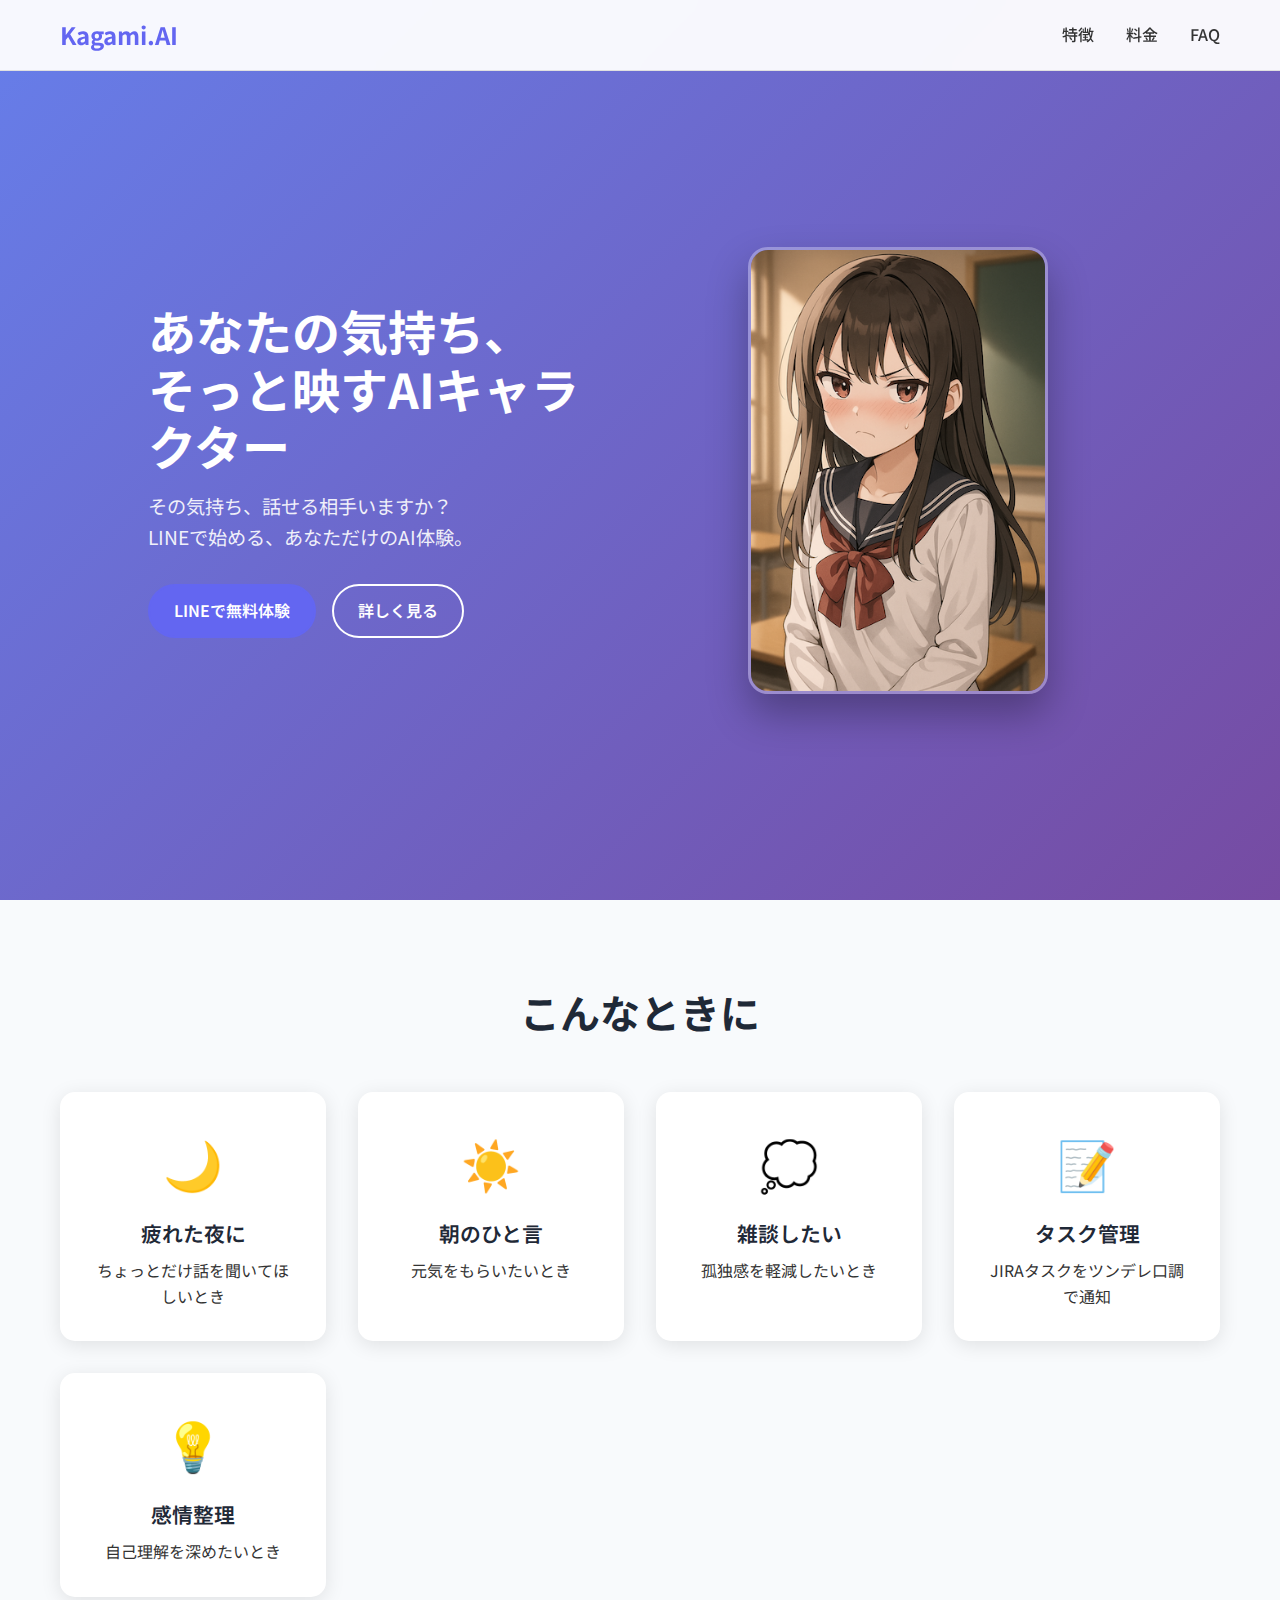
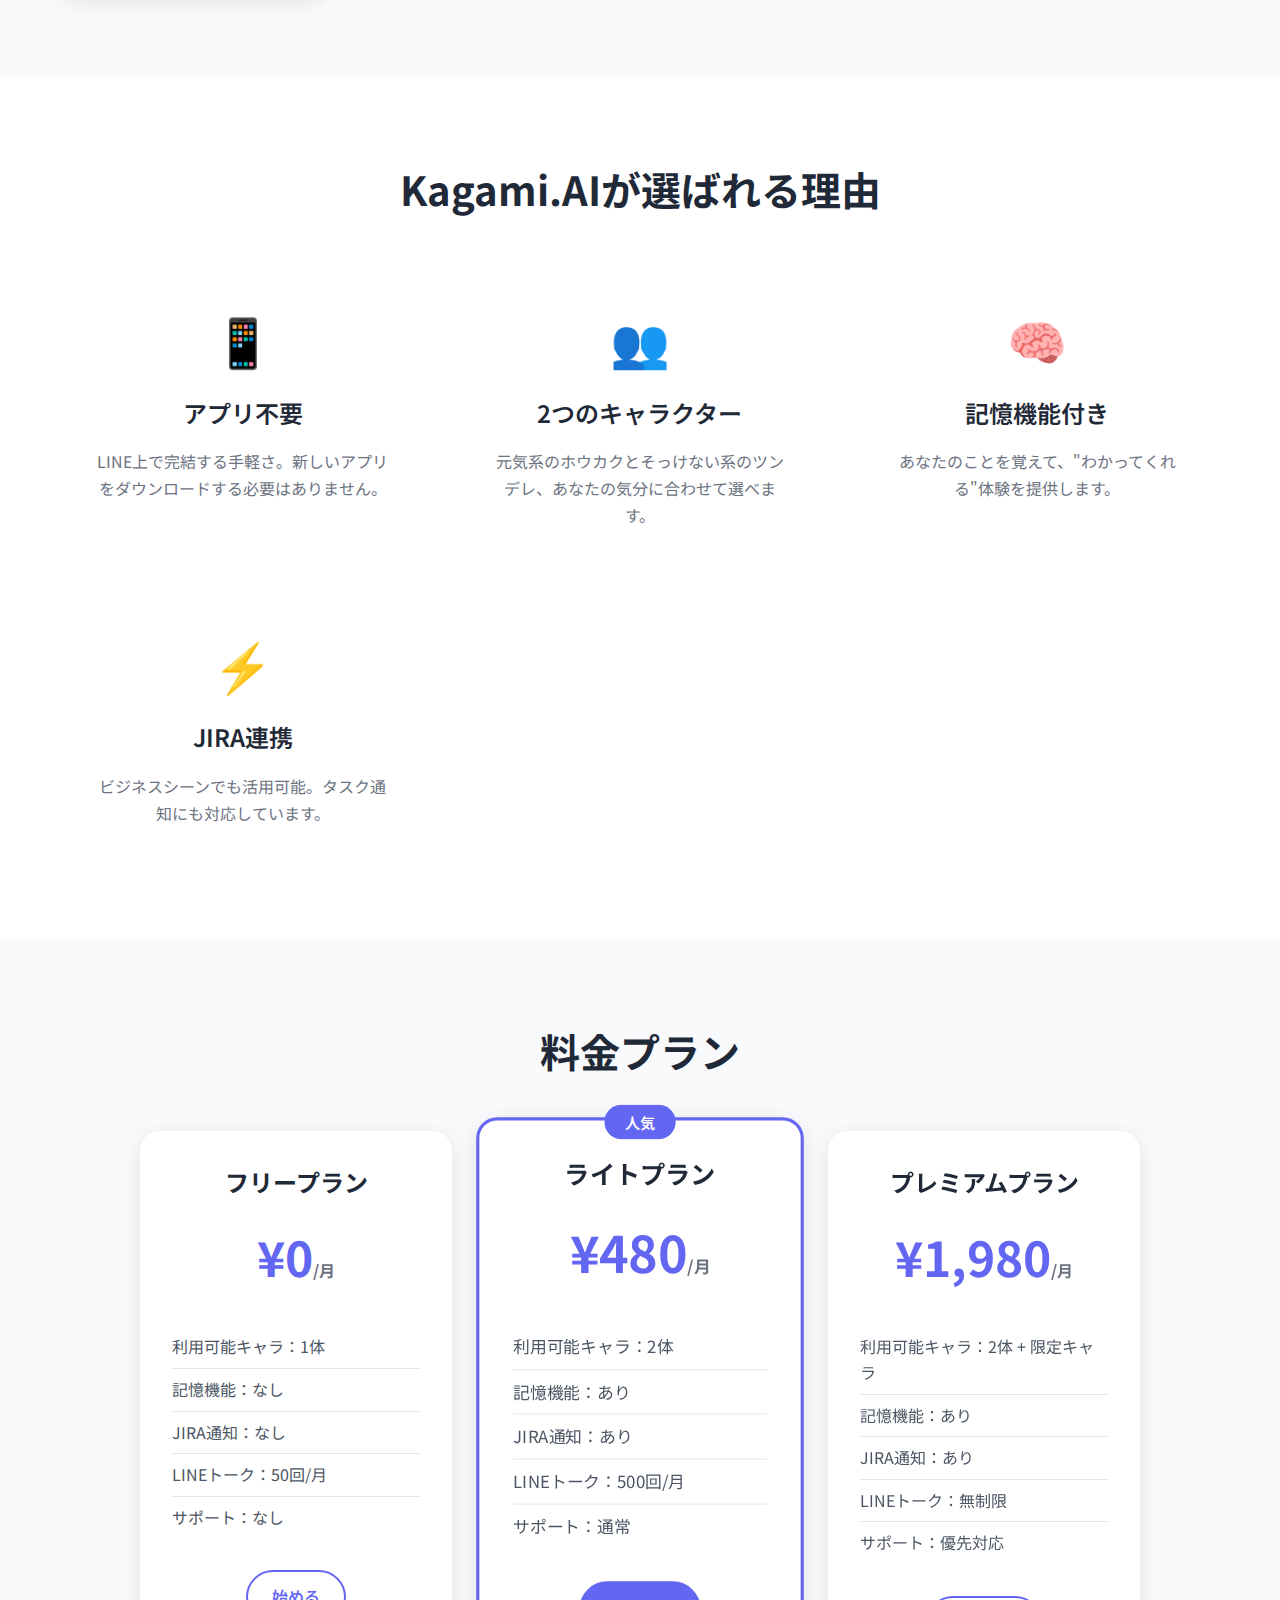
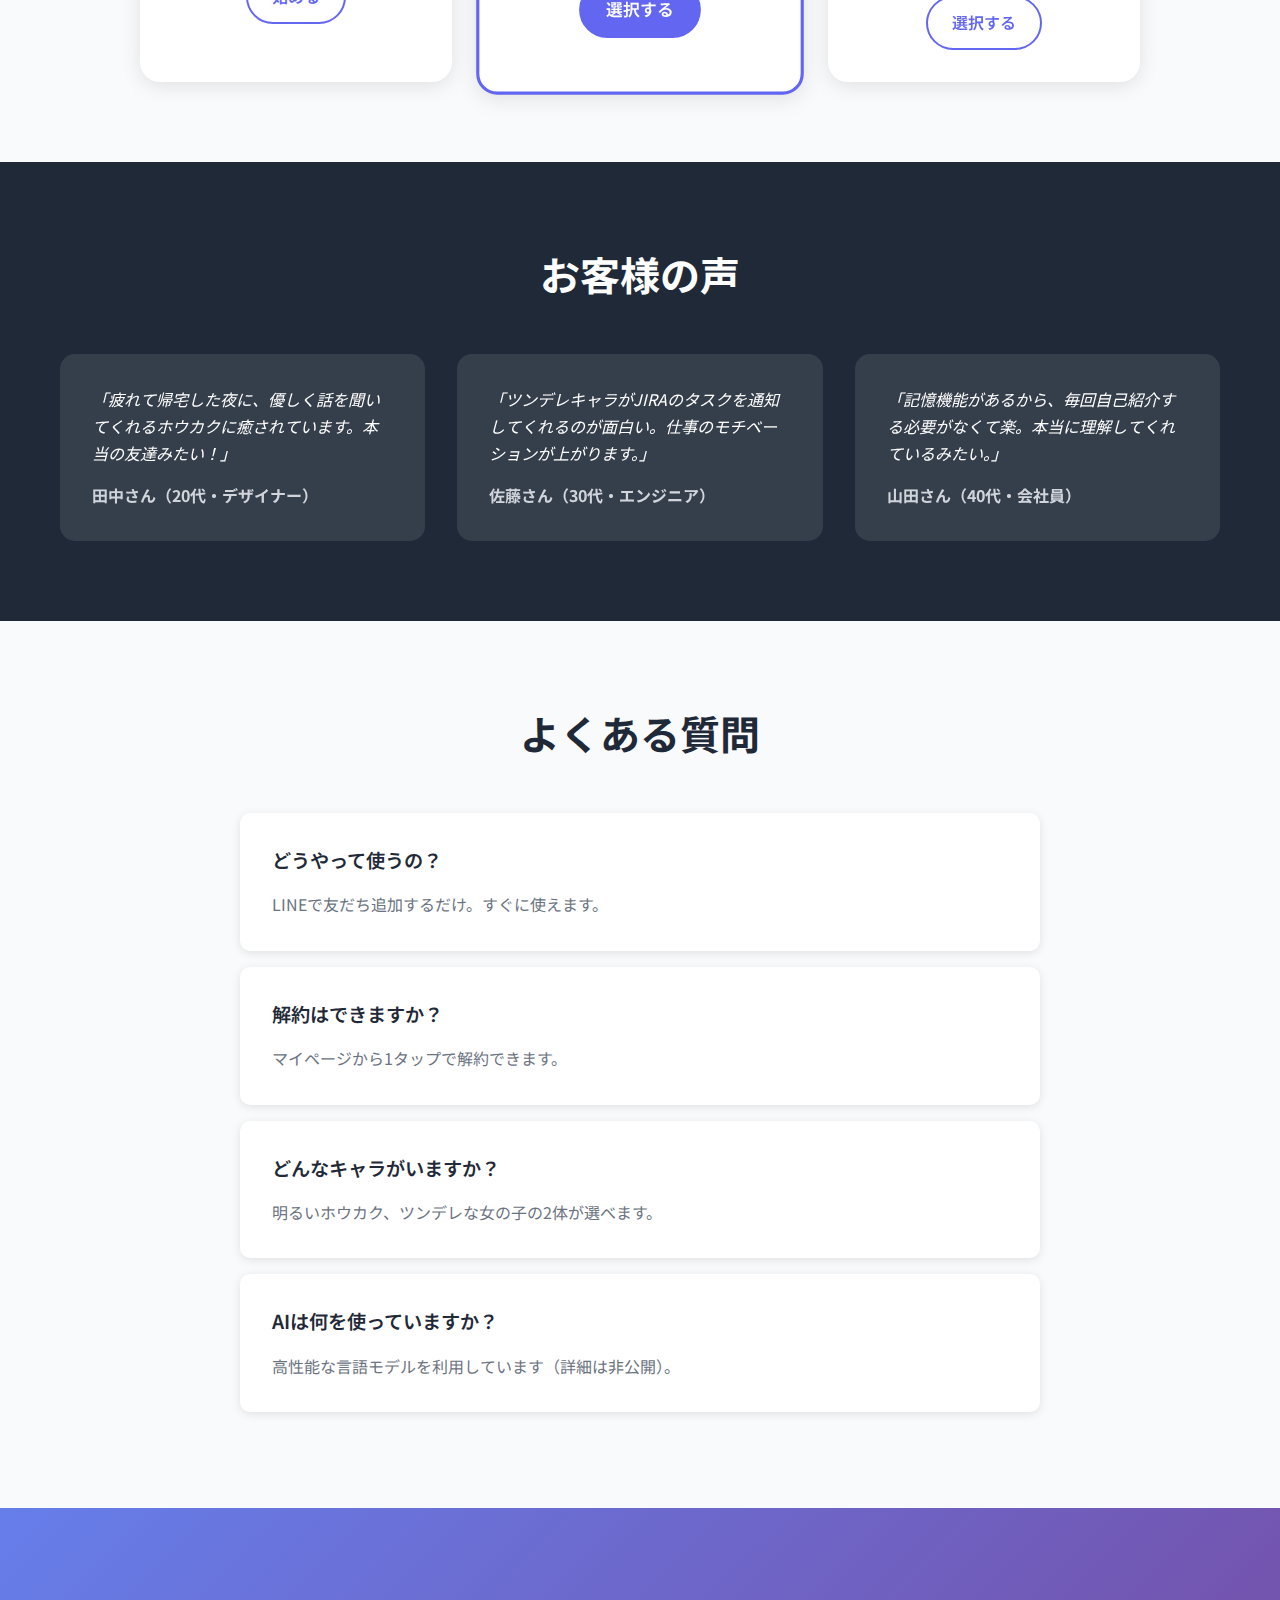
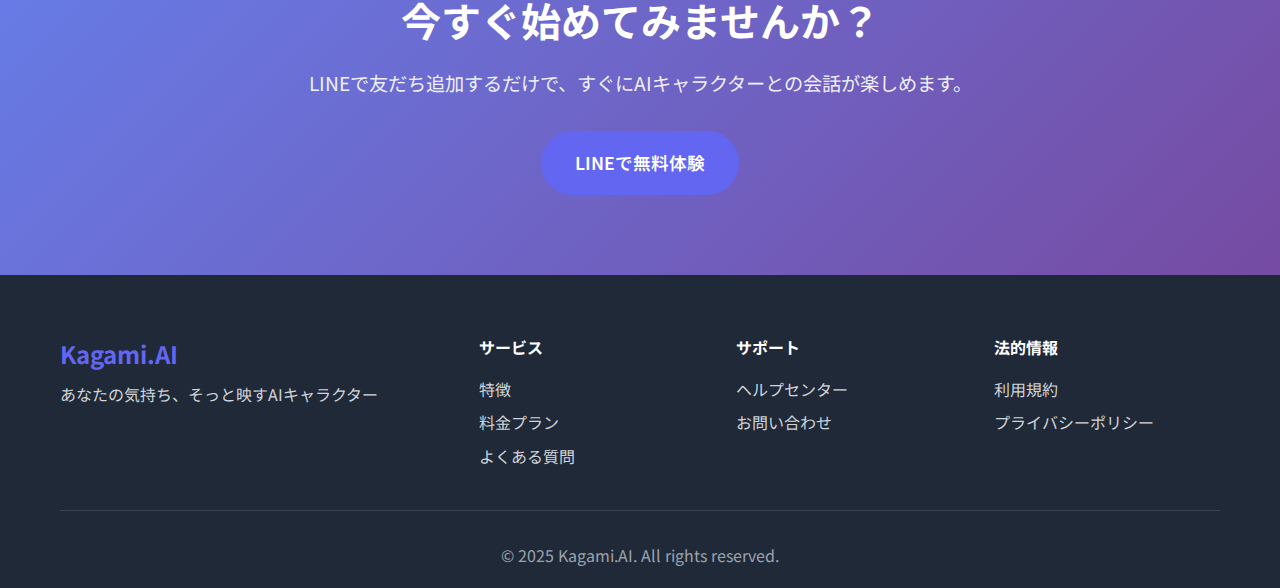
<file: index.html>
<!DOCTYPE html>
<html lang="ja">
<head>
    <meta charset="UTF-8">
    <meta name="viewport" content="width=device-width, initial-scale=1.0">
    <title>Kagami.AI - あなたの気持ち、そっと映すAIキャラクター</title>
    <link rel="stylesheet" href="style.css">
    <link href="https://fonts.googleapis.com/css2?family=Noto+Sans+JP:wght@300;400;500;700&display=swap" rel="stylesheet">
</head>
<body>
    <!-- ヘッダー -->
    <header class="header">
        <div class="container">
            <div class="logo">
                <h1>Kagami.AI</h1>
            </div>
            <nav class="nav">
                <a href="#features">特徴</a>
                <a href="#pricing">料金</a>
                <a href="#faq">FAQ</a>
            </nav>
        </div>
    </header>

    <!-- ヒーローセクション -->
    <section class="hero">
        <div class="container">
            <div class="hero-content">
                <div class="hero-text">
                    <h2 class="hero-title">あなたの気持ち、<br>そっと映すAIキャラクター</h2>
                    <p class="hero-subtitle">その気持ち、話せる相手いますか？<br>LINEで始める、あなただけのAI体験。</p>
                    <div class="hero-buttons">
                        <a href="#" class="btn btn-primary">LINEで無料体験</a>
                        <a href="#features" class="btn btn-secondary">詳しく見る</a>
                    </div>
                </div>
                <div class="hero-image">
                    <div class="character-container">
                        <img src="assets/tusntsun.png" alt="Kagami.AI - ツンデレキャラクター" class="character-image">
                    </div>
                </div>
            </div>
        </div>
    </section>

    <!-- ユースケース -->
    <section class="use-cases">
        <div class="container">
            <h2 class="section-title">こんなときに</h2>
            <div class="use-case-grid">
                <div class="use-case-item">
                    <div class="icon">🌙</div>
                    <h3>疲れた夜に</h3>
                    <p>ちょっとだけ話を聞いてほしいとき</p>
                </div>
                <div class="use-case-item">
                    <div class="icon">☀️</div>
                    <h3>朝のひと言</h3>
                    <p>元気をもらいたいとき</p>
                </div>
                <div class="use-case-item">
                    <div class="icon">💭</div>
                    <h3>雑談したい</h3>
                    <p>孤独感を軽減したいとき</p>
                </div>
                <div class="use-case-item">
                    <div class="icon">📝</div>
                    <h3>タスク管理</h3>
                    <p>JIRAタスクをツンデレ口調で通知</p>
                </div>
                <div class="use-case-item">
                    <div class="icon">💡</div>
                    <h3>感情整理</h3>
                    <p>自己理解を深めたいとき</p>
                </div>
            </div>
        </div>
    </section>

    <!-- 特徴 -->
    <section id="features" class="features">
        <div class="container">
            <h2 class="section-title">Kagami.AIが選ばれる理由</h2>
            <div class="features-grid">
                <div class="feature-item">
                    <div class="feature-icon">📱</div>
                    <h3>アプリ不要</h3>
                    <p>LINE上で完結する手軽さ。新しいアプリをダウンロードする必要はありません。</p>
                </div>
                <div class="feature-item">
                    <div class="feature-icon">👥</div>
                    <h3>2つのキャラクター</h3>
                    <p>元気系のホウカクとそっけない系のツンデレ、あなたの気分に合わせて選べます。</p>
                </div>
                <div class="feature-item">
                    <div class="feature-icon">🧠</div>
                    <h3>記憶機能付き</h3>
                    <p>あなたのことを覚えて、"わかってくれる"体験を提供します。</p>
                </div>
                <div class="feature-item">
                    <div class="feature-icon">⚡</div>
                    <h3>JIRA連携</h3>
                    <p>ビジネスシーンでも活用可能。タスク通知にも対応しています。</p>
                </div>
            </div>
        </div>
    </section>

    <!-- プラン比較 -->
    <section id="pricing" class="pricing">
        <div class="container">
            <h2 class="section-title">料金プラン</h2>
            <div class="pricing-table">
                <div class="pricing-plan">
                    <h3>フリープラン</h3>
                    <div class="price">¥0<span>/月</span></div>
                    <ul class="plan-features">
                        <li>利用可能キャラ：1体</li>
                        <li>記憶機能：なし</li>
                        <li>JIRA通知：なし</li>
                        <li>LINEトーク：50回/月</li>
                        <li>サポート：なし</li>
                    </ul>
                    <a href="#" class="btn btn-outline">始める</a>
                </div>
                <div class="pricing-plan popular">
                    <div class="popular-badge">人気</div>
                    <h3>ライトプラン</h3>
                    <div class="price">¥480<span>/月</span></div>
                    <ul class="plan-features">
                        <li>利用可能キャラ：2体</li>
                        <li>記憶機能：あり</li>
                        <li>JIRA通知：あり</li>
                        <li>LINEトーク：500回/月</li>
                        <li>サポート：通常</li>
                    </ul>
                    <a href="#" class="btn btn-primary">選択する</a>
                </div>
                <div class="pricing-plan">
                    <h3>プレミアムプラン</h3>
                    <div class="price">¥1,980<span>/月</span></div>
                    <ul class="plan-features">
                        <li>利用可能キャラ：2体 + 限定キャラ</li>
                        <li>記憶機能：あり</li>
                        <li>JIRA通知：あり</li>
                        <li>LINEトーク：無制限</li>
                        <li>サポート：優先対応</li>
                    </ul>
                    <a href="#" class="btn btn-outline">選択する</a>
                </div>
            </div>
        </div>
    </section>

    <!-- お客様の声 -->
    <section class="testimonials">
        <div class="container">
            <h2 class="section-title">お客様の声</h2>
            <div class="testimonials-grid">
                <div class="testimonial-item">
                    <div class="testimonial-content">
                        <p>「疲れて帰宅した夜に、優しく話を聞いてくれるホウカクに癒されています。本当の友達みたい！」</p>
                    </div>
                    <div class="testimonial-author">
                        <strong>田中さん（20代・デザイナー）</strong>
                    </div>
                </div>
                <div class="testimonial-item">
                    <div class="testimonial-content">
                        <p>「ツンデレキャラがJIRAのタスクを通知してくれるのが面白い。仕事のモチベーションが上がります。」</p>
                    </div>
                    <div class="testimonial-author">
                        <strong>佐藤さん（30代・エンジニア）</strong>
                    </div>
                </div>
                <div class="testimonial-item">
                    <div class="testimonial-content">
                        <p>「記憶機能があるから、毎回自己紹介する必要がなくて楽。本当に理解してくれているみたい。」</p>
                    </div>
                    <div class="testimonial-author">
                        <strong>山田さん（40代・会社員）</strong>
                    </div>
                </div>
            </div>
        </div>
    </section>

    <!-- FAQ -->
    <section id="faq" class="faq">
        <div class="container">
            <h2 class="section-title">よくある質問</h2>
            <div class="faq-list">
                <div class="faq-item">
                    <h3>どうやって使うの？</h3>
                    <p>LINEで友だち追加するだけ。すぐに使えます。</p>
                </div>
                <div class="faq-item">
                    <h3>解約はできますか？</h3>
                    <p>マイページから1タップで解約できます。</p>
                </div>
                <div class="faq-item">
                    <h3>どんなキャラがいますか？</h3>
                    <p>明るいホウカク、ツンデレな女の子の2体が選べます。</p>
                </div>
                <div class="faq-item">
                    <h3>AIは何を使っていますか？</h3>
                    <p>高性能な言語モデルを利用しています（詳細は非公開）。</p>
                </div>
            </div>
        </div>
    </section>

    <!-- CTA -->
    <section class="cta">
        <div class="container">
            <div class="cta-content">
                <h2>今すぐ始めてみませんか？</h2>
                <p>LINEで友だち追加するだけで、すぐにAIキャラクターとの会話が楽しめます。</p>
                <a href="#" class="btn btn-primary btn-large">LINEで無料体験</a>
            </div>
        </div>
    </section>

    <!-- フッター -->
    <footer class="footer">
        <div class="container">
            <div class="footer-content">
                <div class="footer-logo">
                    <h3>Kagami.AI</h3>
                    <p>あなたの気持ち、そっと映すAIキャラクター</p>
                </div>
                <div class="footer-links">
                    <div class="footer-section">
                        <h4>サービス</h4>
                        <ul>
                            <li><a href="#">特徴</a></li>
                            <li><a href="#">料金プラン</a></li>
                            <li><a href="#">よくある質問</a></li>
                        </ul>
                    </div>
                    <div class="footer-section">
                        <h4>サポート</h4>
                        <ul>
                            <li><a href="#">ヘルプセンター</a></li>
                            <li><a href="#">お問い合わせ</a></li>
                        </ul>
                    </div>
                    <div class="footer-section">
                        <h4>法的情報</h4>
                        <ul>
                            <li><a href="#">利用規約</a></li>
                            <li><a href="#">プライバシーポリシー</a></li>
                        </ul>
                    </div>
                </div>
            </div>
            <div class="footer-bottom">
                <p>&copy; 2025 Kagami.AI. All rights reserved.</p>
            </div>
        </div>
    </footer>
</body>
</html>
</file>
<file: style.css>
/* リセットCSS */
* {
    margin: 0;
    padding: 0;
    box-sizing: border-box;
}

/* 基本設定 */
body {
    font-family: 'Noto Sans JP', sans-serif;
    line-height: 1.6;
    color: #333;
    background-color: #fff;
}

.container {
    max-width: 1200px;
    margin: 0 auto;
    padding: 0 20px;
}

/* ヘッダー */
.header {
    position: fixed;
    top: 0;
    width: 100%;
    background: rgba(255, 255, 255, 0.95);
    backdrop-filter: blur(10px);
    z-index: 1000;
    border-bottom: 1px solid #e0e0e0;
}

.header .container {
    display: flex;
    justify-content: space-between;
    align-items: center;
    padding: 1rem 20px;
}

.logo h1 {
    color: #6366f1;
    font-size: 1.5rem;
    font-weight: 700;
}

.nav {
    display: flex;
    gap: 2rem;
}

.nav a {
    text-decoration: none;
    color: #333;
    font-weight: 500;
    transition: color 0.3s ease;
}

.nav a:hover {
    color: #6366f1;
}

/* ヒーローセクション */
.hero {
    padding: 120px 0 80px;
    background: linear-gradient(135deg, #667eea 0%, #764ba2 100%);
    color: white;
    min-height: 100vh;
    display: flex;
    align-items: center;
}

.hero-content {
    display: flex;
    align-items: center;
    justify-content: space-between;
    gap: 3rem;
}

.hero-text {
    flex: 1;
}

.hero-title {
    font-size: 3rem;
    font-weight: 700;
    margin-bottom: 1rem;
    line-height: 1.2;
}

.hero-subtitle {
    font-size: 1.2rem;
    margin-bottom: 2rem;
    opacity: 0.9;
}

.hero-buttons {
    display: flex;
    gap: 1rem;
    flex-wrap: wrap;
}

.hero-image {
    flex: 1;
    display: flex;
    justify-content: center;
}

.character-container {
    display: flex;
    justify-content: center;
    align-items: center;
    padding: 2rem;
}

.character-image {
    max-width: 300px;
    width: 100%;
    height: auto;
    border-radius: 20px;
    box-shadow: 0 20px 40px rgba(0, 0, 0, 0.3);
    transition: transform 0.3s ease, box-shadow 0.3s ease;
    border: 3px solid rgba(255, 255, 255, 0.3);
}

.character-image:hover {
    transform: translateY(-10px) scale(1.05);
    box-shadow: 0 30px 60px rgba(0, 0, 0, 0.4);
}

/* ボタンスタイル */
.btn {
    display: inline-block;
    padding: 12px 24px;
    border-radius: 50px;
    text-decoration: none;
    font-weight: 600;
    transition: all 0.3s ease;
    border: 2px solid transparent;
    cursor: pointer;
}

.btn-primary {
    background: #6366f1;
    color: white;
    border-color: #6366f1;
}

.btn-primary:hover {
    background: #5856eb;
    transform: translateY(-2px);
    box-shadow: 0 8px 25px rgba(99, 102, 241, 0.3);
}

.btn-secondary {
    background: transparent;
    color: white;
    border-color: white;
}

.btn-secondary:hover {
    background: white;
    color: #6366f1;
}

.btn-outline {
    background: transparent;
    color: #6366f1;
    border-color: #6366f1;
}

.btn-outline:hover {
    background: #6366f1;
    color: white;
}

.btn-large {
    padding: 16px 32px;
    font-size: 1.1rem;
}

/* セクション共通 */
section {
    padding: 80px 0;
}

.section-title {
    text-align: center;
    font-size: 2.5rem;
    font-weight: 700;
    margin-bottom: 3rem;
    color: #1f2937;
}

/* ユースケース */
.use-cases {
    background: #f8fafc;
}

.use-case-grid {
    display: grid;
    grid-template-columns: repeat(auto-fit, minmax(250px, 1fr));
    gap: 2rem;
}

.use-case-item {
    background: white;
    padding: 2rem;
    border-radius: 15px;
    text-align: center;
    box-shadow: 0 4px 20px rgba(0, 0, 0, 0.1);
    transition: transform 0.3s ease, box-shadow 0.3s ease;
}

.use-case-item:hover {
    transform: translateY(-5px);
    box-shadow: 0 8px 30px rgba(0, 0, 0, 0.15);
}

.use-case-item .icon {
    font-size: 3rem;
    margin-bottom: 1rem;
}

.use-case-item h3 {
    font-size: 1.3rem;
    font-weight: 600;
    margin-bottom: 0.5rem;
    color: #1f2937;
}

/* 特徴 */
.features-grid {
    display: grid;
    grid-template-columns: repeat(auto-fit, minmax(280px, 1fr));
    gap: 2rem;
}

.feature-item {
    text-align: center;
    padding: 2rem;
}

.feature-icon {
    font-size: 3rem;
    margin-bottom: 1rem;
}

.feature-item h3 {
    font-size: 1.5rem;
    font-weight: 600;
    margin-bottom: 1rem;
    color: #1f2937;
}

.feature-item p {
    color: #6b7280;
    line-height: 1.7;
}

/* 料金プラン */
.pricing {
    background: #f8fafc;
}

.pricing-table {
    display: grid;
    grid-template-columns: repeat(auto-fit, minmax(300px, 1fr));
    gap: 2rem;
    max-width: 1000px;
    margin: 0 auto;
}

.pricing-plan {
    background: white;
    border-radius: 20px;
    padding: 2rem;
    text-align: center;
    box-shadow: 0 4px 20px rgba(0, 0, 0, 0.1);
    position: relative;
    transition: transform 0.3s ease;
}

.pricing-plan:hover {
    transform: translateY(-5px);
}

.pricing-plan.popular {
    border: 3px solid #6366f1;
    transform: scale(1.05);
}

.popular-badge {
    position: absolute;
    top: -15px;
    left: 50%;
    transform: translateX(-50%);
    background: #6366f1;
    color: white;
    padding: 5px 20px;
    border-radius: 20px;
    font-size: 0.9rem;
    font-weight: 600;
}

.pricing-plan h3 {
    font-size: 1.5rem;
    font-weight: 700;
    margin-bottom: 1rem;
    color: #1f2937;
}

.price {
    font-size: 3rem;
    font-weight: 700;
    color: #6366f1;
    margin-bottom: 2rem;
}

.price span {
    font-size: 1rem;
    color: #6b7280;
}

.plan-features {
    list-style: none;
    margin-bottom: 2rem;
    text-align: left;
}

.plan-features li {
    padding: 0.5rem 0;
    border-bottom: 1px solid #e5e7eb;
    color: #4b5563;
}

.plan-features li:last-child {
    border-bottom: none;
}

/* お客様の声 */
.testimonials {
    background: #1f2937;
    color: white;
}

.testimonials .section-title {
    color: white;
}

.testimonials-grid {
    display: grid;
    grid-template-columns: repeat(auto-fit, minmax(300px, 1fr));
    gap: 2rem;
}

.testimonial-item {
    background: rgba(255, 255, 255, 0.1);
    padding: 2rem;
    border-radius: 15px;
    backdrop-filter: blur(10px);
}

.testimonial-content {
    margin-bottom: 1rem;
}

.testimonial-content p {
    font-style: italic;
    line-height: 1.7;
}

.testimonial-author {
    color: #d1d5db;
}

/* FAQ */
.faq {
    background: #f8fafc;
}

.faq-list {
    max-width: 800px;
    margin: 0 auto;
}

.faq-item {
    background: white;
    margin-bottom: 1rem;
    border-radius: 10px;
    padding: 2rem;
    box-shadow: 0 2px 10px rgba(0, 0, 0, 0.1);
}

.faq-item h3 {
    color: #1f2937;
    font-weight: 600;
    margin-bottom: 1rem;
    font-size: 1.2rem;
}

.faq-item p {
    color: #6b7280;
    line-height: 1.7;
}

/* CTA */
.cta {
    background: linear-gradient(135deg, #667eea 0%, #764ba2 100%);
    color: white;
    text-align: center;
}

.cta-content h2 {
    font-size: 2.5rem;
    font-weight: 700;
    margin-bottom: 1rem;
}

.cta-content p {
    font-size: 1.2rem;
    margin-bottom: 2rem;
    opacity: 0.9;
}

/* フッター */
.footer {
    background: #1f2937;
    color: white;
    padding: 60px 0 20px;
}

.footer-content {
    display: grid;
    grid-template-columns: 1fr 2fr;
    gap: 3rem;
    margin-bottom: 2rem;
}

.footer-logo h3 {
    color: #6366f1;
    font-size: 1.5rem;
    margin-bottom: 0.5rem;
}

.footer-logo p {
    color: #d1d5db;
}

.footer-links {
    display: grid;
    grid-template-columns: repeat(auto-fit, minmax(150px, 1fr));
    gap: 2rem;
}

.footer-section h4 {
    margin-bottom: 1rem;
    color: white;
}

.footer-section ul {
    list-style: none;
}

.footer-section li {
    margin-bottom: 0.5rem;
}

.footer-section a {
    color: #d1d5db;
    text-decoration: none;
    transition: color 0.3s ease;
}

.footer-section a:hover {
    color: #6366f1;
}

.footer-bottom {
    border-top: 1px solid #374151;
    padding-top: 2rem;
    text-align: center;
    color: #9ca3af;
}

/* レスポンシブデザイン */
@media (max-width: 768px) {
    .nav {
        display: none;
    }
    
    .hero-content {
        flex-direction: column;
        text-align: center;
    }
    
    .hero-title {
        font-size: 2rem;
    }
    
    .hero-buttons {
        justify-content: center;
    }
    
    .section-title {
        font-size: 2rem;
    }
    
    .use-case-grid {
        grid-template-columns: 1fr;
    }
    
    .features-grid {
        grid-template-columns: 1fr;
    }
    
    .pricing-table {
        grid-template-columns: 1fr;
    }
    
    .pricing-plan.popular {
        transform: none;
    }
    
    .testimonials-grid {
        grid-template-columns: 1fr;
    }
    
    .footer-content {
        grid-template-columns: 1fr;
        text-align: center;
    }
    
    .footer-links {
        grid-template-columns: repeat(2, 1fr);
    }
    
    .cta-content h2 {
        font-size: 2rem;
    }
}

@media (max-width: 480px) {
    .container {
        padding: 0 15px;
    }
    
    .hero {
        padding: 100px 0 60px;
    }
    
    .hero-title {
        font-size: 1.5rem;
    }
    
    .hero-subtitle {
        font-size: 1rem;
    }
    
    .character-image {
        max-width: 250px;
    }
    
    .character-container {
        padding: 1rem;
    }
    
    .btn {
        padding: 10px 20px;
        font-size: 0.9rem;
    }
    
    .btn-large {
        padding: 14px 28px;
        font-size: 1rem;
    }
    
    section {
        padding: 60px 0;
    }
    
    .section-title {
        font-size: 1.8rem;
    }
    
    .use-case-item,
    .feature-item,
    .pricing-plan,
    .testimonial-item,
    .faq-item {
        padding: 1.5rem;
    }
    
    .price {
        font-size: 2.5rem;
    }
}

/* アニメーション */
@keyframes fadeInUp {
    from {
        opacity: 0;
        transform: translateY(30px);
    }
    to {
        opacity: 1;
        transform: translateY(0);
    }
}

.use-case-item,
.feature-item,
.pricing-plan,
.testimonial-item {
    animation: fadeInUp 0.6s ease forwards;
}

/* スムーススクロール */
html {
    scroll-behavior: smooth;
}
</file>
